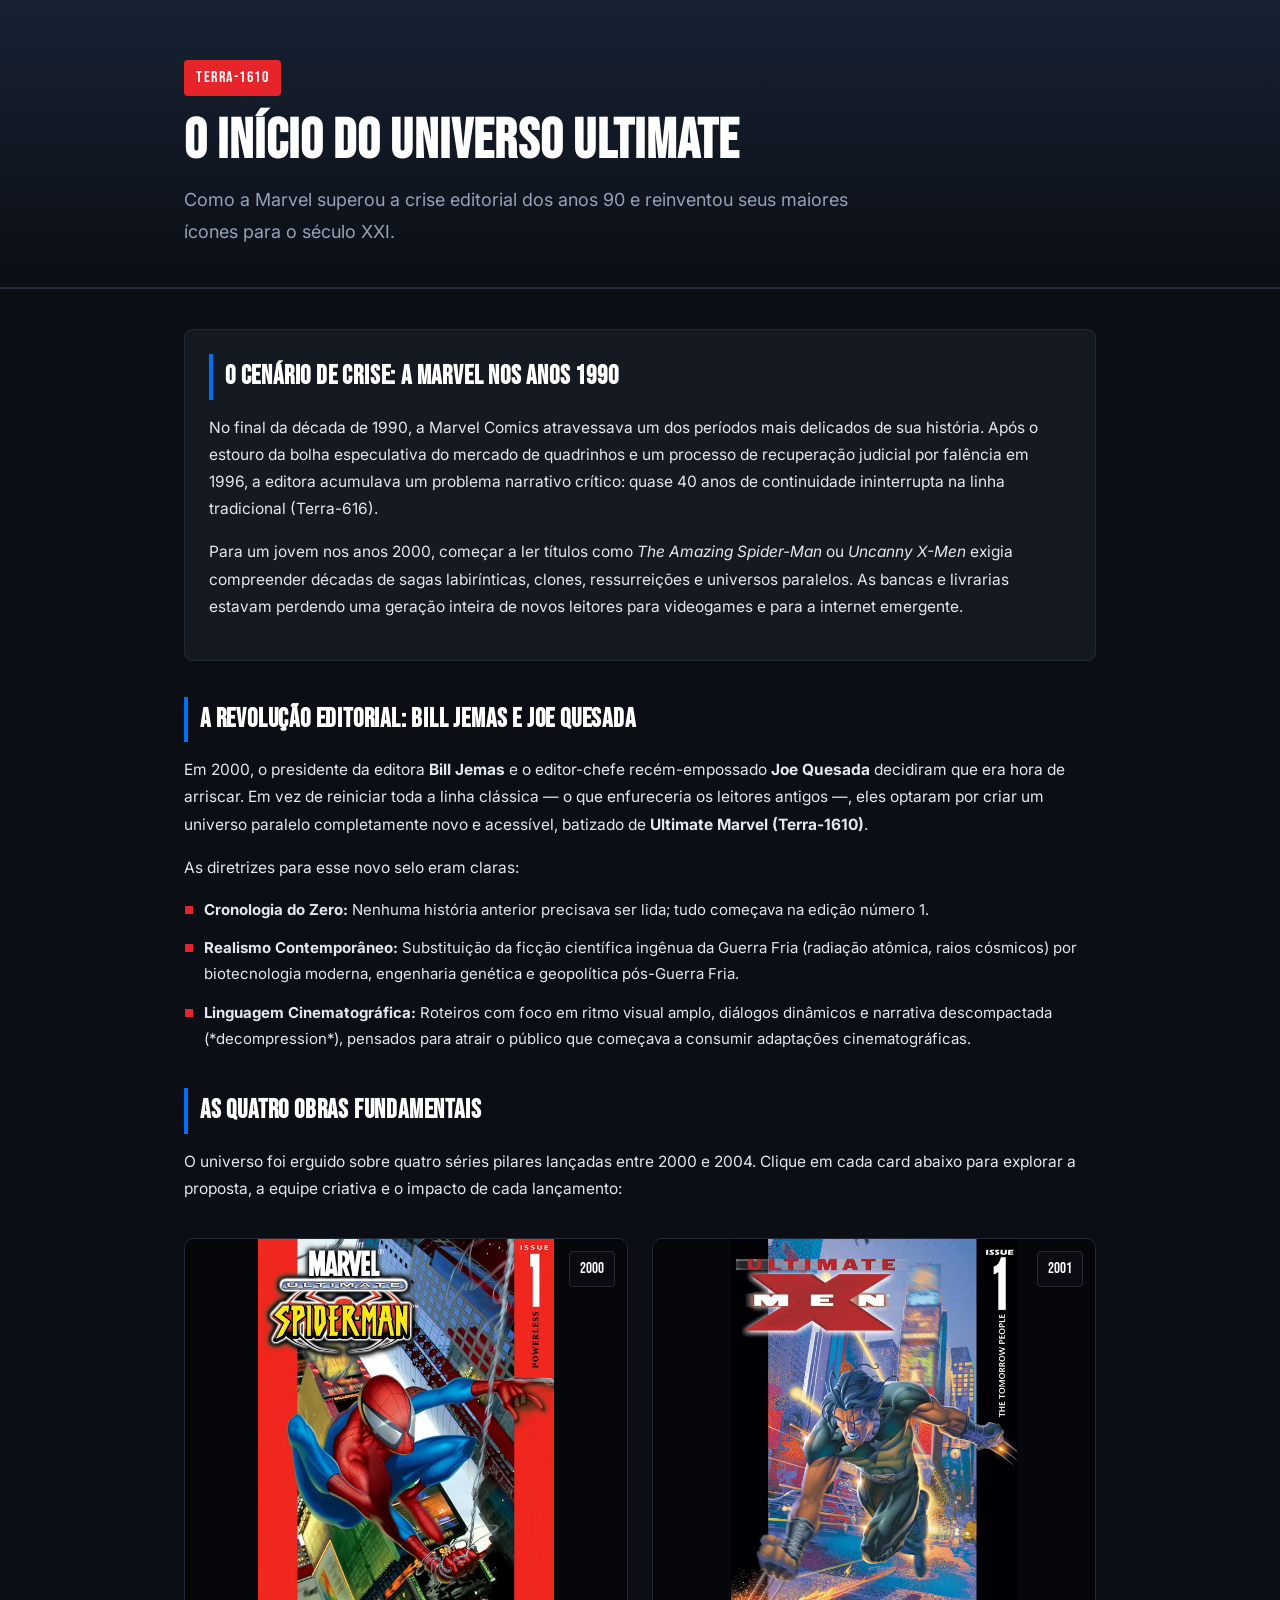
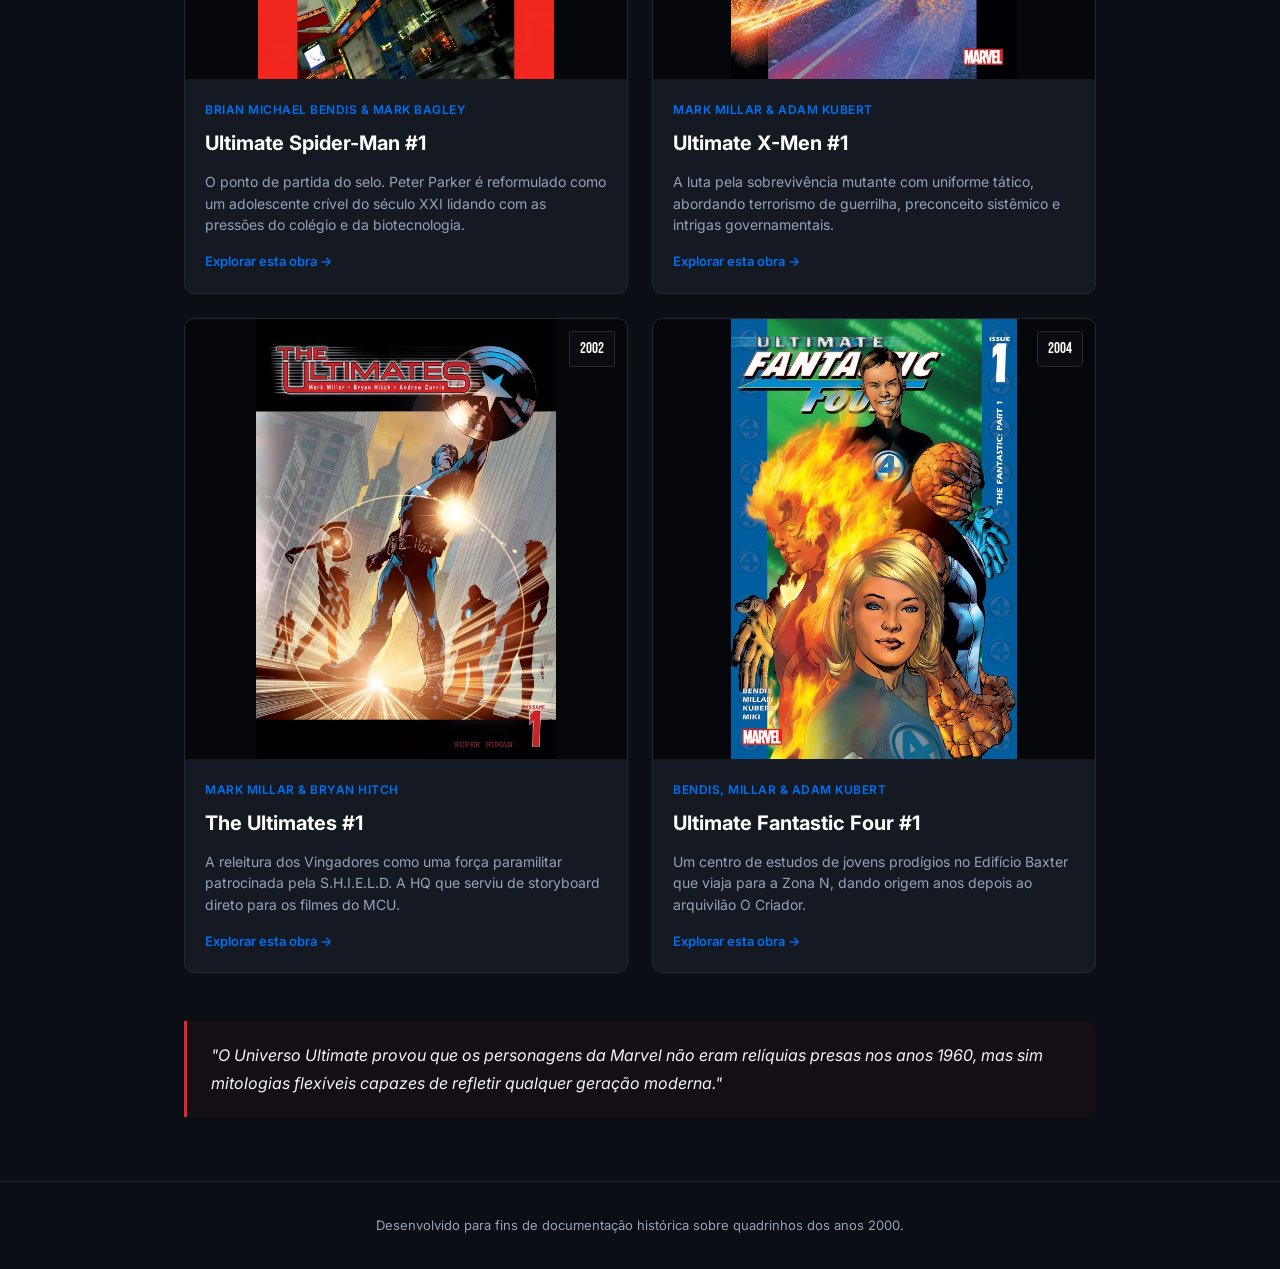
<file: src/index.html>
<!DOCTYPE html>
<html lang="pt-BR">
<head>
  <meta charset="UTF-8">
  <meta name="viewport" content="width=device-width, initial-scale=1.0">
  <title>O Início do Universo Ultimate Marvel (2000) - Terra-1610</title>
  <link rel="preconnect" href="https://fonts.googleapis.com">
  <link rel="preconnect" href="https://fonts.gstatic.com" crossorigin>
  <link href="https://fonts.googleapis.com/css2?family=Bebas+Neue&family=Inter:wght@400;600;700&display=swap" rel="stylesheet">
  <link rel="stylesheet" href="style.css">
</head>
<body>

  <header class="hero">
    <div class="container hero-content">
      <span class="tag">Terra-1610</span>
      <h1 class="title">O Início do Universo Ultimate</h1>
      <p class="subtitle">Como a Marvel superou a crise editorial dos anos 90 e reinventou seus maiores ícones para o século XXI.</p>
    </div>
  </header>

  <main class="container">
    <article class="article-content">
      
      <section class="section-block intro-callout">
        <h2>O Cenário de Crise: A Marvel nos Anos 1990 </h2>
        <p>No final da década de 1990, a Marvel Comics atravessava um dos períodos mais delicados de sua história. Após o estouro da bolha especulativa do mercado de quadrinhos e um processo de recuperação judicial por falência em 1996, a editora acumulava um problema narrativo crítico: quase 40 anos de continuidade ininterrupta na linha tradicional (Terra-616).</p>
        <p>Para um jovem nos anos 2000, começar a ler títulos como <em>The Amazing Spider-Man</em> ou <em>Uncanny X-Men</em> exigia compreender décadas de sagas labirínticas, clones, ressurreições e universos paralelos. As bancas e livrarias estavam perdendo uma geração inteira de novos leitores para videogames e para a internet emergente.</p>
      </section>

      <section class="section-block">
        <h2>A Revolução Editorial: Bill Jemas e Joe Quesada</h2>
        <p>Em 2000, o presidente da editora <strong>Bill Jemas</strong> e o editor-chefe recém-empossado <strong>Joe Quesada</strong> decidiram que era hora de arriscar. Em vez de reiniciar toda a linha clássica — o que enfureceria os leitores antigos —, eles optaram por criar um universo paralelo completamente novo e acessível, batizado de <strong>Ultimate Marvel (Terra-1610)</strong>.</p>
        <p>As diretrizes para esse novo selo eram claras:</p>
        <ul class="styled-list">
          <li><strong>Cronologia do Zero:</strong> Nenhuma história anterior precisava ser lida; tudo começava na edição número 1.</li>
          <li><strong>Realismo Contemporâneo:</strong> Substituição da ficção científica ingênua da Guerra Fria (radiação atômica, raios cósmicos) por biotecnologia moderna, engenharia genética e geopolítica pós-Guerra Fria.</li>
          <li><strong>Linguagem Cinematográfica:</strong> Roteiros com foco em ritmo visual amplo, diálogos dinâmicos e narrativa descompactada (*decompression*), pensados para atrair o público que começava a consumir adaptações cinematográficas.</li>
        </ul>
      </section>

      <section class="section-block">
        <h2>As Quatro Obras Fundamentais</h2>
        <p>O universo foi erguido sobre quatro séries pilares lançadas entre 2000 e 2004. Clique em cada card abaixo para explorar a proposta, a equipe criativa e o impacto de cada lançamento:</p>
      </section>

      <!-- Grid com as 4 Capas -->
      <section class="comics-grid">
        
        <a href="spider-man.html" class="comic-card">
          <div class="comic-cover-wrapper">
            <img src="capas/aranha_ultimate_1.webp" alt="Capa de Ultimate Spider-Man #1" class="comic-cover">
            <span class="comic-year">2000</span>
          </div>
          <div class="comic-info">
            <span class="comic-badge">Brian Michael Bendis & Mark Bagley</span>
            <h3>Ultimate Spider-Man #1</h3>
            <p>O ponto de partida do selo. Peter Parker é reformulado como um adolescente crível do século XXI lidando com as pressões do colégio e da biotecnologia.</p>
            <span class="read-more">Explorar esta obra &rarr;</span>
          </div>
        </a>

        <a href="x-men.html" class="comic-card">
          <div class="comic-cover-wrapper">
            <img src="capas/xmen_ultimate_1.webp" alt="Capa de Ultimate X-Men #1" class="comic-cover">
            <span class="comic-year">2001</span>
          </div>
          <div class="comic-info">
            <span class="comic-badge">Mark Millar & Adam Kubert</span>
            <h3>Ultimate X-Men #1</h3>
            <p>A luta pela sobrevivência mutante com uniforme tático, abordando terrorismo de guerrilha, preconceito sistêmico e intrigas governamentais.</p>
            <span class="read-more">Explorar esta obra &rarr;</span>
          </div>
        </a>

        <a href="the-ultimates.html" class="comic-card">
          <div class="comic-cover-wrapper">
            <img src="capas/ultimates_1.webp" alt="Capa de The Ultimates #1" class="comic-cover">
            <span class="comic-year">2002</span>
          </div>
          <div class="comic-info">
            <span class="comic-badge">Mark Millar & Bryan Hitch</span>
            <h3>The Ultimates #1</h3>
            <p>A releitura dos Vingadores como uma força paramilitar patrocinada pela S.H.I.E.L.D. A HQ que serviu de storyboard direto para os filmes do MCU.</p>
            <span class="read-more">Explorar esta obra &rarr;</span>
          </div>
        </a>

        <a href="fantastic-four.html" class="comic-card">
          <div class="comic-cover-wrapper">
            <img src="capas/quarteto_ultimate_1.webp" alt="Capa de Ultimate Fantastic Four #1" class="comic-cover">
            <span class="comic-year">2004</span>
          </div>
          <div class="comic-info">
            <span class="comic-badge">Bendis, Millar & Adam Kubert</span>
            <h3>Ultimate Fantastic Four #1</h3>
            <p>Um centro de estudos de jovens prodígios no Edifício Baxter que viaja para a Zona N, dando origem anos depois ao arquivilão O Criador.</p>
            <span class="read-more">Explorar esta obra &rarr;</span>
          </div>
        </a>

      </section>

      <section class="section-block quote-block">
        <blockquote>
          "O Universo Ultimate provou que os personagens da Marvel não eram relíquias presas nos anos 1960, mas sim mitologias flexíveis capazes de refletir qualquer geração moderna."
        </blockquote>
      </section>

    </article>
  </main>

  <footer class="footer">
    <div class="container">
      <p>Desenvolvido para fins de documentação histórica sobre quadrinhos dos anos 2000.</p>
    </div>
  </footer>

</body>
</html>
</file>
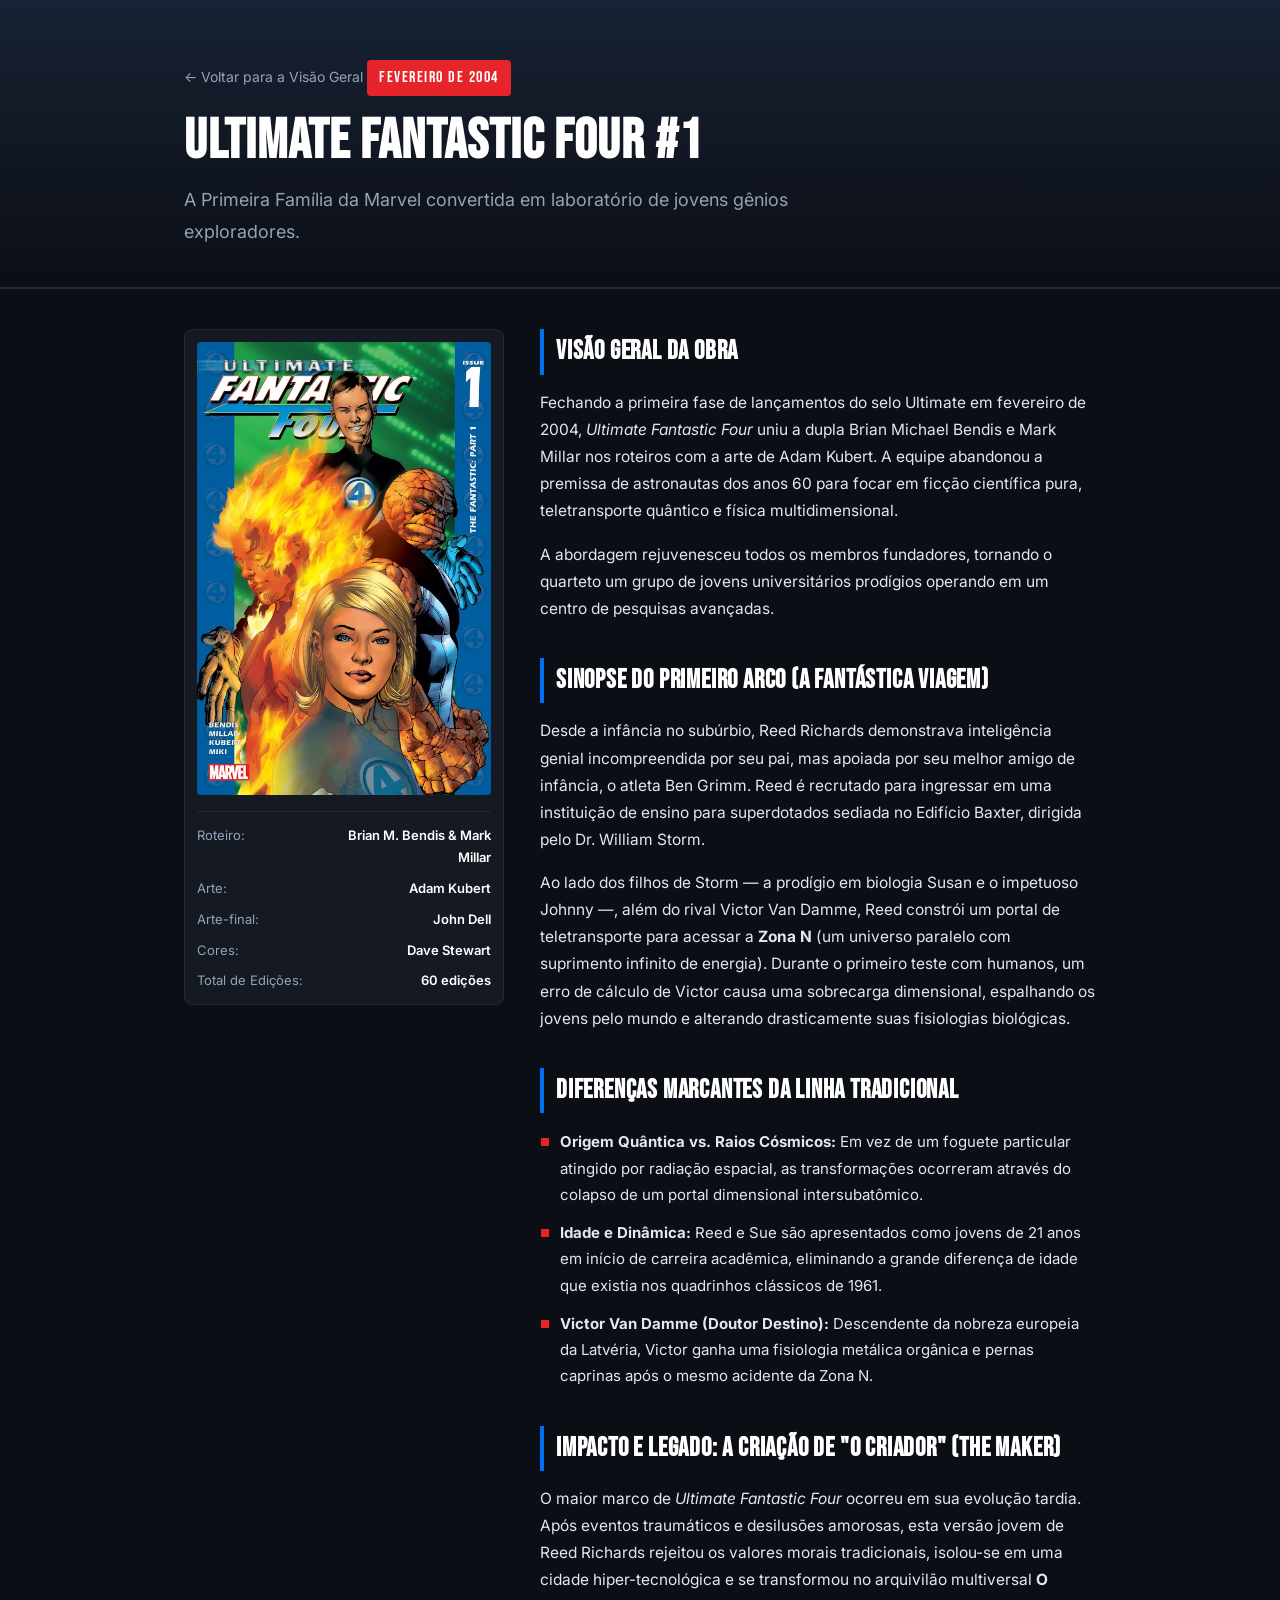
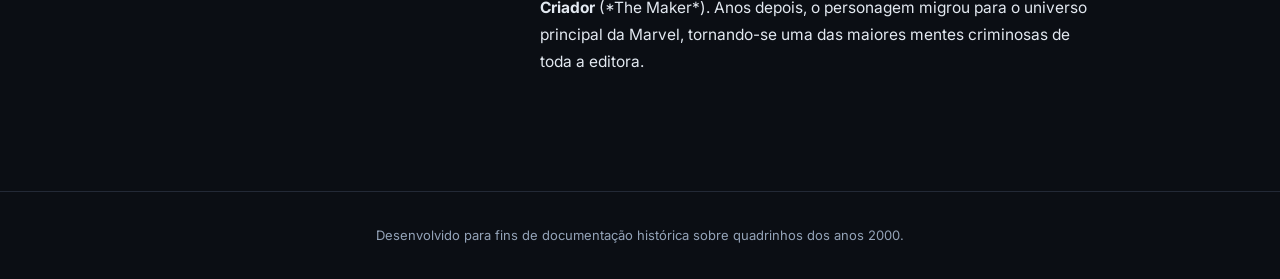
<file: src/fantastic-four.html>
<!DOCTYPE html>
<html lang="pt-BR">
<head>
  <meta charset="UTF-8">
  <meta name="viewport" content="width=device-width, initial-scale=1.0">
  <title>Ultimate Fantastic Four #1 (2004) - Sobre a Obra</title>
  <link rel="preconnect" href="https://fonts.googleapis.com">
  <link rel="preconnect" href="https://fonts.gstatic.com" crossorigin>
  <link href="https://fonts.googleapis.com/css2?family=Bebas+Neue&family=Inter:wght@400;600;700&display=swap" rel="stylesheet">
  <link rel="stylesheet" href="style.css">
</head>
<body>

  <header class="hero">
    <div class="container hero-content">
      <a href="index.html" class="back-link">&larr; Voltar para a Visão Geral</a>
      <span class="tag">Fevereiro de 2004</span>
      <h1 class="title">Ultimate Fantastic Four #1</h1>
      <p class="subtitle">A Primeira Família da Marvel convertida em laboratório de jovens gênios exploradores.</p>
    </div>
  </header>

  <main class="container">
    <article class="article-content">
      
      <div class="detail-layout">
        <div class="detail-cover-box">
          <img src="capas/quarteto_ultimate_1.webp" alt="Capa de Ultimate Fantastic Four #1">
          <div class="meta-box">
            <div class="meta-row"><span class="meta-label">Roteiro:</span><span class="meta-value">Brian M. Bendis & Mark Millar</span></div>
            <div class="meta-row"><span class="meta-label">Arte:</span><span class="meta-value">Adam Kubert</span></div>
            <div class="meta-row"><span class="meta-label">Arte-final:</span><span class="meta-value">John Dell</span></div>
            <div class="meta-row"><span class="meta-label">Cores:</span><span class="meta-value">Dave Stewart</span></div>
            <div class="meta-row"><span class="meta-label">Total de Edições:</span><span class="meta-value">60 edições</span></div>
          </div>
        </div>

        <div class="detail-text">
          <section class="section-block">
            <h2>Visão Geral da Obra</h2>
            <p>Fechando a primeira fase de lançamentos do selo Ultimate em fevereiro de 2004, <em>Ultimate Fantastic Four</em> uniu a dupla Brian Michael Bendis e Mark Millar nos roteiros com a arte de Adam Kubert. A equipe abandonou a premissa de astronautas dos anos 60 para focar em ficção científica pura, teletransporte quântico e física multidimensional.</p>
            <p>A abordagem rejuvenesceu todos os membros fundadores, tornando o quarteto um grupo de jovens universitários prodígios operando em um centro de pesquisas avançadas.</p>
          </section>

          <section class="section-block">
            <h2>Sinopse do Primeiro Arco (A Fantástica Viagem)</h2>
            <p>Desde a infância no subúrbio, Reed Richards demonstrava inteligência genial incompreendida por seu pai, mas apoiada por seu melhor amigo de infância, o atleta Ben Grimm. Reed é recrutado para ingressar em uma instituição de ensino para superdotados sediada no Edifício Baxter, dirigida pelo Dr. William Storm.</p>
            <p>Ao lado dos filhos de Storm — a prodígio em biologia Susan e o impetuoso Johnny —, além do rival Victor Van Damme, Reed constrói um portal de teletransporte para acessar a <strong>Zona N</strong> (um universo paralelo com suprimento infinito de energia). Durante o primeiro teste com humanos, um erro de cálculo de Victor causa uma sobrecarga dimensional, espalhando os jovens pelo mundo e alterando drasticamente suas fisiologias biológicas.</p>
          </section>

          <section class="section-block">
            <h2>Diferenças Marcantes da Linha Tradicional</h2>
            <ul class="styled-list">
              <li><strong>Origem Quântica vs. Raios Cósmicos:</strong> Em vez de um foguete particular atingido por radiação espacial, as transformações ocorreram através do colapso de um portal dimensional intersubatômico.</li>
              <li><strong>Idade e Dinâmica:</strong> Reed e Sue são apresentados como jovens de 21 anos em início de carreira acadêmica, eliminando a grande diferença de idade que existia nos quadrinhos clássicos de 1961.</li>
              <li><strong>Victor Van Damme (Doutor Destino):</strong> Descendente da nobreza europeia da Latvéria, Victor ganha uma fisiologia metálica orgânica e pernas caprinas após o mesmo acidente da Zona N.</li>
            </ul>
          </section>

          <section class="section-block">
            <h2>Impacto e Legado: A Criação de "O Criador" (The Maker)</h2>
            <p>O maior marco de <em>Ultimate Fantastic Four</em> ocorreu em sua evolução tardia. Após eventos traumáticos e desilusões amorosas, esta versão jovem de Reed Richards rejeitou os valores morais tradicionais, isolou-se em uma cidade hiper-tecnológica e se transformou no arquivilão multiversal <strong>O Criador</strong> (*The Maker*). Anos depois, o personagem migrou para o universo principal da Marvel, tornando-se uma das maiores mentes criminosas de toda a editora.</p>
          </section>
        </div>
      </div>

    </article>
  </main>

  <footer class="footer">
    <div class="container">
      <p>Desenvolvido para fins de documentação histórica sobre quadrinhos dos anos 2000.</p>
    </div>
  </footer>

</body>
</html>
</file>
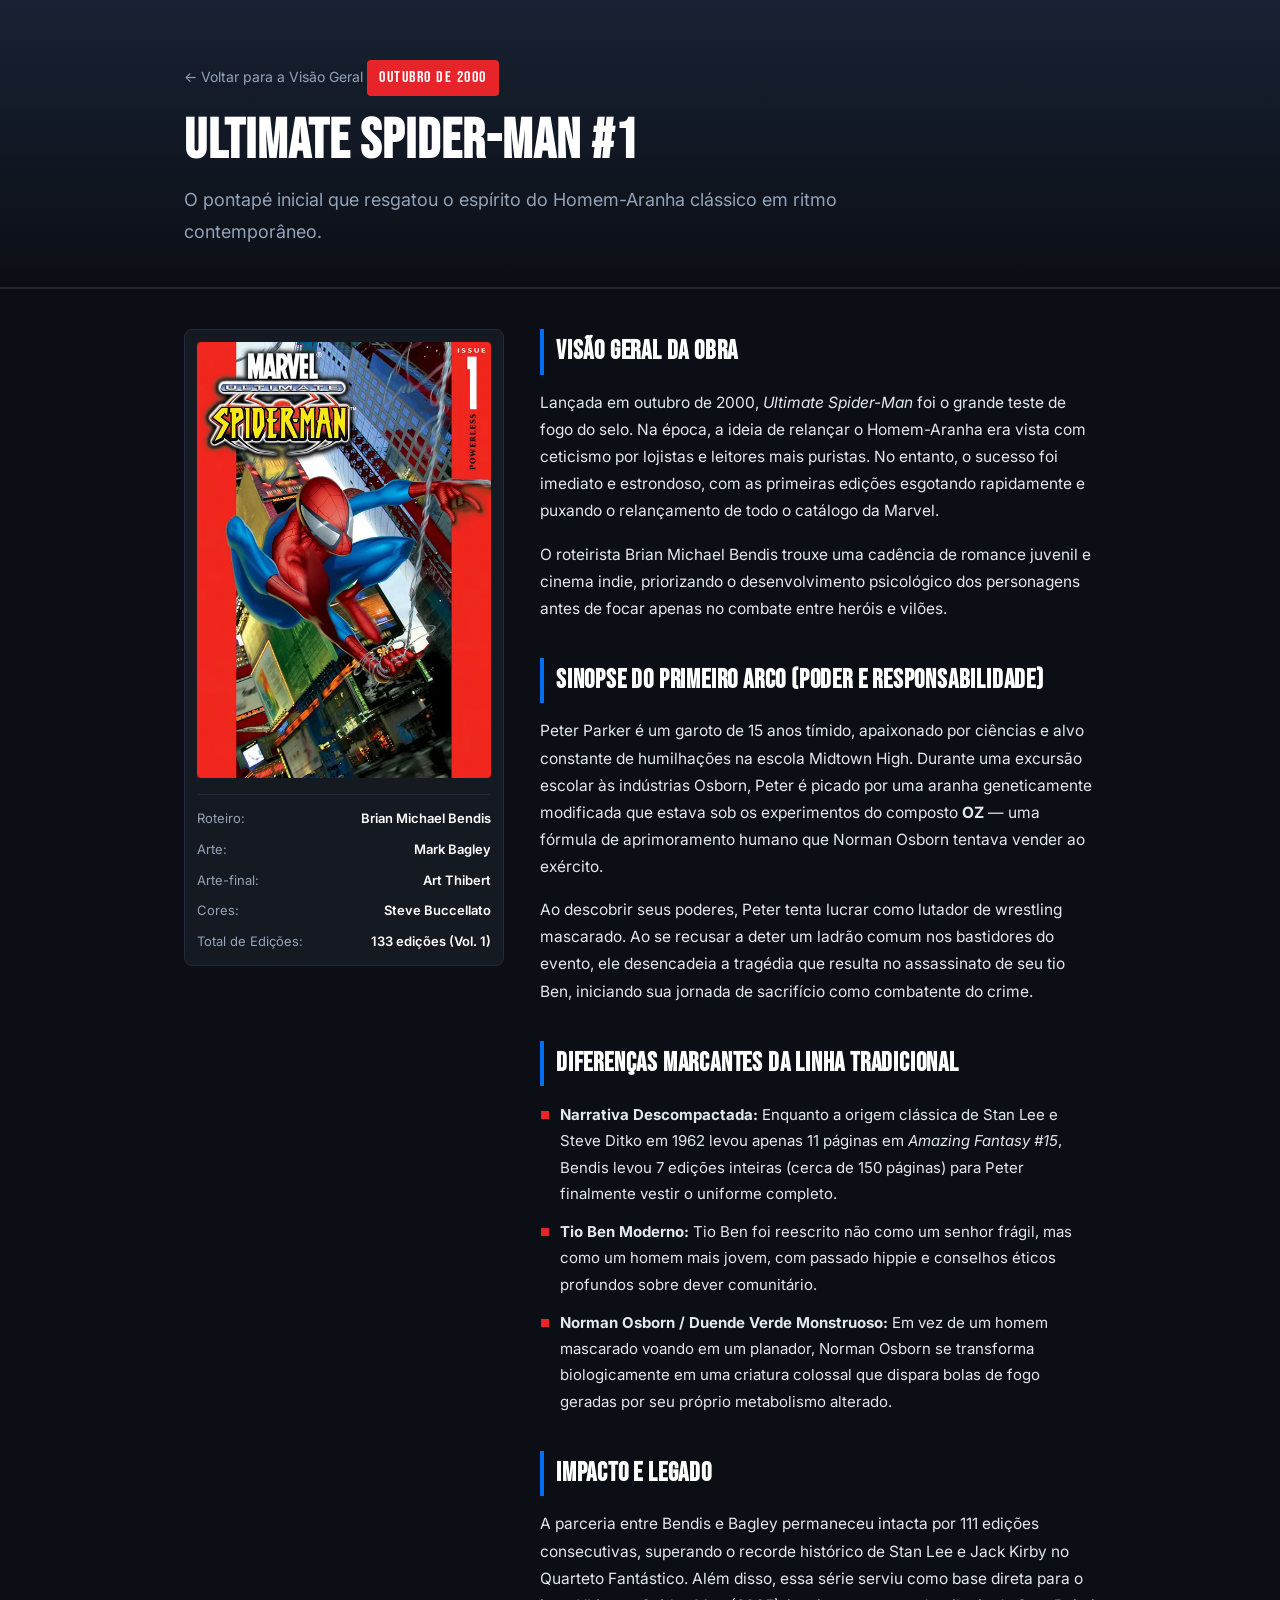
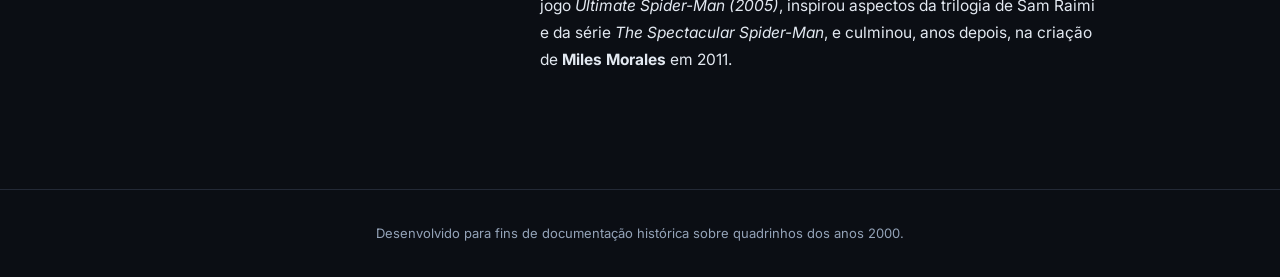
<file: src/spider-man.html>
<!DOCTYPE html>
<html lang="pt-BR">
<head>
  <meta charset="UTF-8">
  <meta name="viewport" content="width=device-width, initial-scale=1.0">
  <title>Ultimate Spider-Man #1 (2000) - Sobre a Obra</title>
  <link rel="preconnect" href="https://fonts.googleapis.com">
  <link rel="preconnect" href="https://fonts.gstatic.com" crossorigin>
  <link href="https://fonts.googleapis.com/css2?family=Bebas+Neue&family=Inter:wght@400;600;700&display=swap" rel="stylesheet">
  <link rel="stylesheet" href="style.css">
</head>
<body>

  <header class="hero">
    <div class="container hero-content">
      <a href="index.html" class="back-link">&larr; Voltar para a Visão Geral</a>
      <span class="tag">Outubro de 2000</span>
      <h1 class="title">Ultimate Spider-Man #1</h1>
      <p class="subtitle">O pontapé inicial que resgatou o espírito do Homem-Aranha clássico em ritmo contemporâneo.</p>
    </div>
  </header>

  <main class="container">
    <article class="article-content">
      
      <div class="detail-layout">
        <div class="detail-cover-box">
          <img src="capas/aranha_ultimate_1.webp" alt="Capa de Ultimate Spider-Man #1">
          <div class="meta-box">
            <div class="meta-row"><span class="meta-label">Roteiro:</span><span class="meta-value">Brian Michael Bendis</span></div>
            <div class="meta-row"><span class="meta-label">Arte:</span><span class="meta-value">Mark Bagley</span></div>
            <div class="meta-row"><span class="meta-label">Arte-final:</span><span class="meta-value">Art Thibert</span></div>
            <div class="meta-row"><span class="meta-label">Cores:</span><span class="meta-value">Steve Buccellato</span></div>
            <div class="meta-row"><span class="meta-label">Total de Edições:</span><span class="meta-value">133 edições (Vol. 1)</span></div>
          </div>
        </div>

        <div class="detail-text">
          <section class="section-block">
            <h2>Visão Geral da Obra</h2>
            <p>Lançada em outubro de 2000, <em>Ultimate Spider-Man</em> foi o grande teste de fogo do selo. Na época, a ideia de relançar o Homem-Aranha era vista com ceticismo por lojistas e leitores mais puristas. No entanto, o sucesso foi imediato e estrondoso, com as primeiras edições esgotando rapidamente e puxando o relançamento de todo o catálogo da Marvel.</p>
            <p>O roteirista Brian Michael Bendis trouxe uma cadência de romance juvenil e cinema indie, priorizando o desenvolvimento psicológico dos personagens antes de focar apenas no combate entre heróis e vilões.</p>
          </section>

          <section class="section-block">
            <h2>Sinopse do Primeiro Arco (Poder e Responsabilidade)</h2>
            <p>Peter Parker é um garoto de 15 anos tímido, apaixonado por ciências e alvo constante de humilhações na escola Midtown High. Durante uma excursão escolar às indústrias Osborn, Peter é picado por uma aranha geneticamente modificada que estava sob os experimentos do composto <strong>OZ</strong> — uma fórmula de aprimoramento humano que Norman Osborn tentava vender ao exército.</p>
            <p>Ao descobrir seus poderes, Peter tenta lucrar como lutador de wrestling mascarado. Ao se recusar a deter um ladrão comum nos bastidores do evento, ele desencadeia a tragédia que resulta no assassinato de seu tio Ben, iniciando sua jornada de sacrifício como combatente do crime.</p>
          </section>

          <section class="section-block">
            <h2>Diferenças Marcantes da Linha Tradicional</h2>
            <ul class="styled-list">
              <li><strong>Narrativa Descompactada:</strong> Enquanto a origem clássica de Stan Lee e Steve Ditko em 1962 levou apenas 11 páginas em <em>Amazing Fantasy #15</em>, Bendis levou 7 edições inteiras (cerca de 150 páginas) para Peter finalmente vestir o uniforme completo.</li>
              <li><strong>Tio Ben Moderno:</strong> Tio Ben foi reescrito não como um senhor frágil, mas como um homem mais jovem, com passado hippie e conselhos éticos profundos sobre dever comunitário.</li>
              <li><strong>Norman Osborn / Duende Verde Monstruoso:</strong> Em vez de um homem mascarado voando em um planador, Norman Osborn se transforma biologicamente em uma criatura colossal que dispara bolas de fogo geradas por seu próprio metabolismo alterado.</li>
            </ul>
          </section>

          <section class="section-block">
            <h2>Impacto e Legado</h2>
            <p>A parceria entre Bendis e Bagley permaneceu intacta por 111 edições consecutivas, superando o recorde histórico de Stan Lee e Jack Kirby no Quarteto Fantástico. Além disso, essa série serviu como base direta para o jogo <em>Ultimate Spider-Man (2005)</em>, inspirou aspectos da trilogia de Sam Raimi e da série <em>The Spectacular Spider-Man</em>, e culminou, anos depois, na criação de <strong>Miles Morales</strong> em 2011.</p>
          </section>
        </div>
      </div>

    </article>
  </main>

  <footer class="footer">
    <div class="container">
      <p>Desenvolvido para fins de documentação histórica sobre quadrinhos dos anos 2000.</p>
    </div>
  </footer>

</body>
</html>
</file>
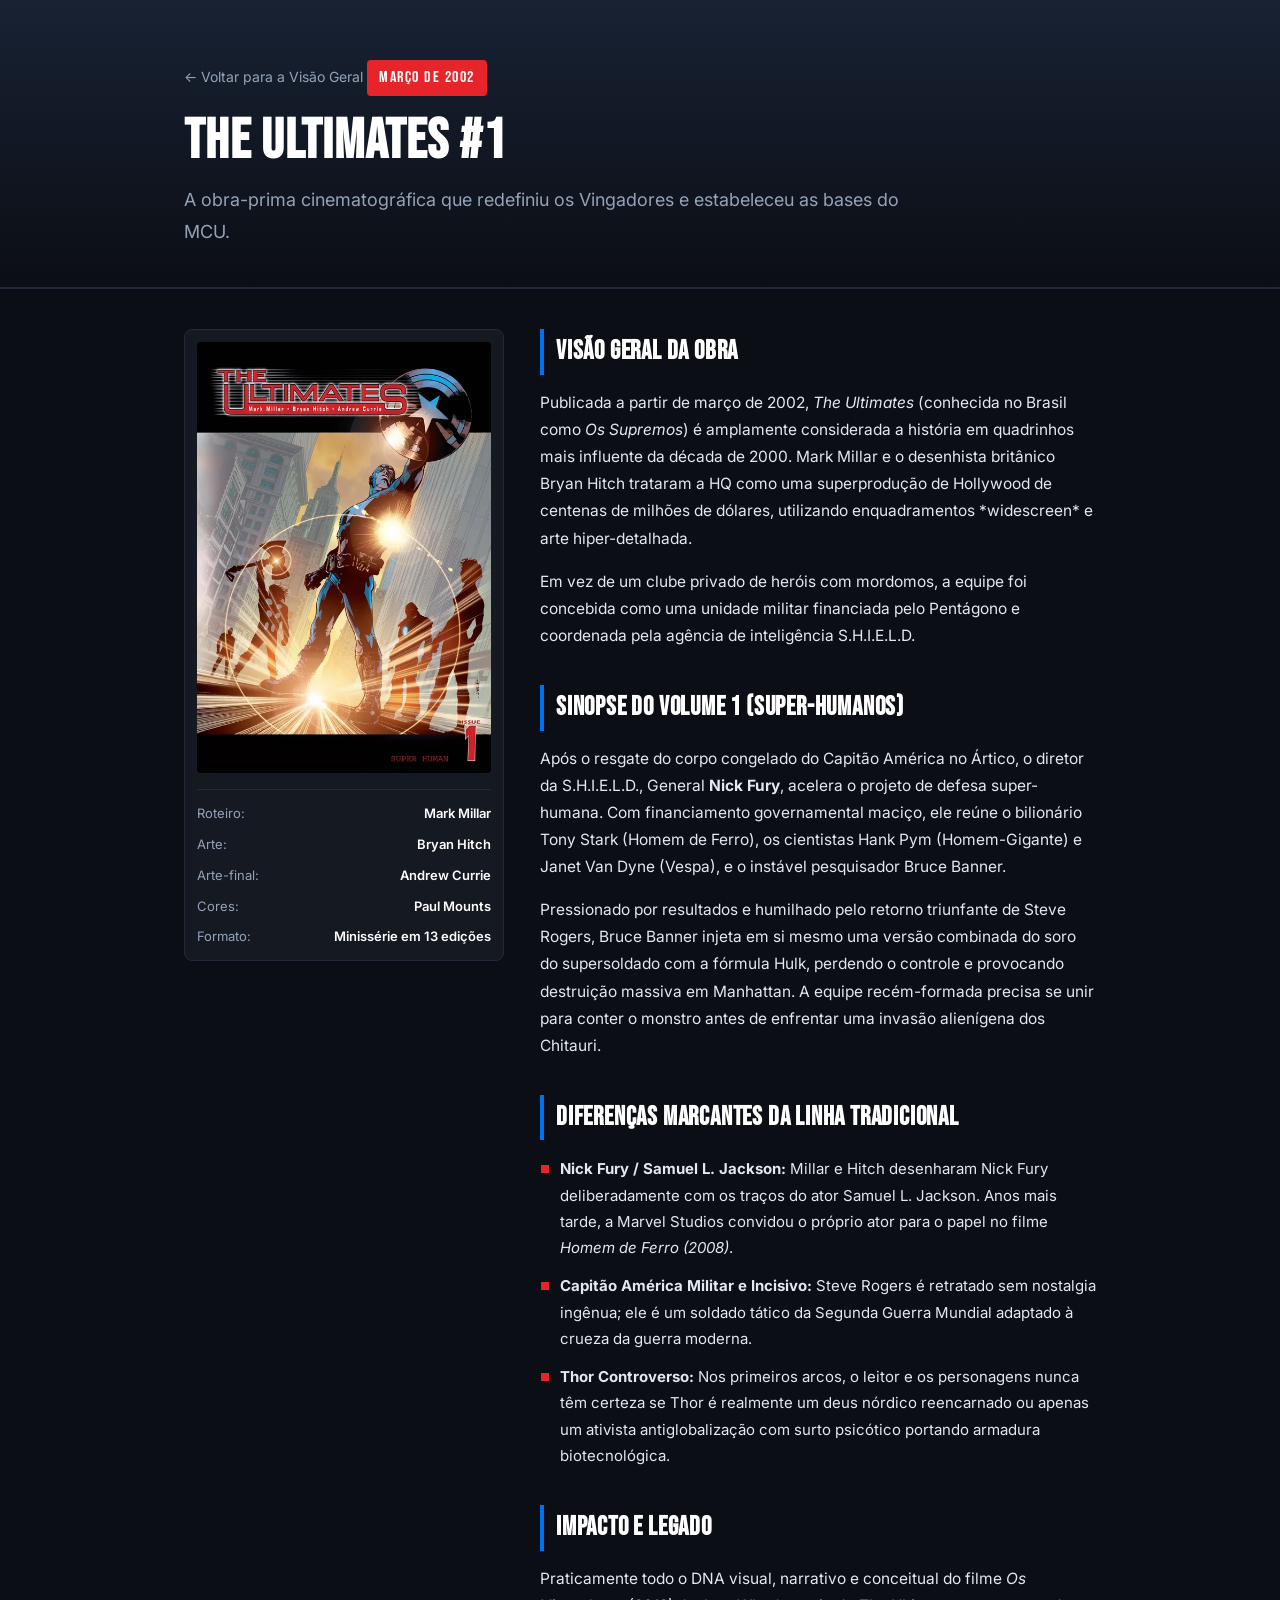
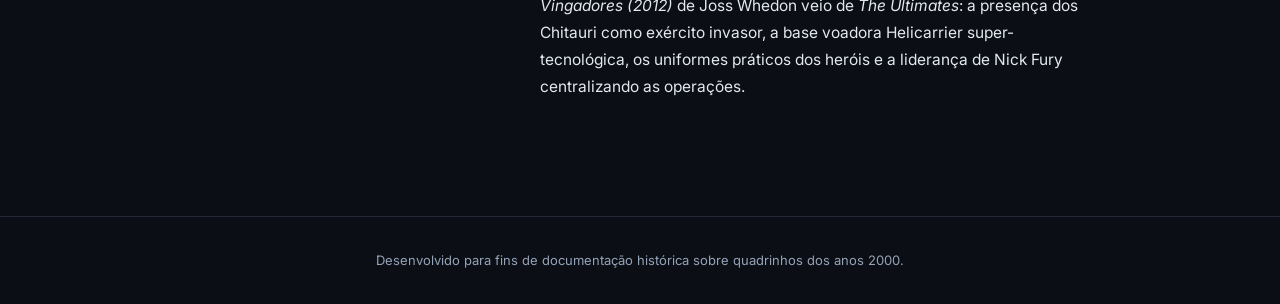
<file: src/the-ultimates.html>
<!DOCTYPE html>
<html lang="pt-BR">
<head>
  <meta charset="UTF-8">
  <meta name="viewport" content="width=device-width, initial-scale=1.0">
  <title>The Ultimates #1 (2002) - Sobre a Obra</title>
  <link rel="preconnect" href="https://fonts.googleapis.com">
  <link rel="preconnect" href="https://fonts.gstatic.com" crossorigin>
  <link href="https://fonts.googleapis.com/css2?family=Bebas+Neue&family=Inter:wght@400;600;700&display=swap" rel="stylesheet">
  <link rel="stylesheet" href="style.css">
</head>
<body>

  <header class="hero">
    <div class="container hero-content">
      <a href="index.html" class="back-link">&larr; Voltar para a Visão Geral</a>
      <span class="tag">Março de 2002</span>
      <h1 class="title">The Ultimates #1</h1>
      <p class="subtitle">A obra-prima cinematográfica que redefiniu os Vingadores e estabeleceu as bases do MCU.</p>
    </div>
  </header>

  <main class="container">
    <article class="article-content">
      
      <div class="detail-layout">
        <div class="detail-cover-box">
          <img src="capas/ultimates_1.webp" alt="Capa de The Ultimates #1">
          <div class="meta-box">
            <div class="meta-row"><span class="meta-label">Roteiro:</span><span class="meta-value">Mark Millar</span></div>
            <div class="meta-row"><span class="meta-label">Arte:</span><span class="meta-value">Bryan Hitch</span></div>
            <div class="meta-row"><span class="meta-label">Arte-final:</span><span class="meta-value">Andrew Currie</span></div>
            <div class="meta-row"><span class="meta-label">Cores:</span><span class="meta-value">Paul Mounts</span></div>
            <div class="meta-row"><span class="meta-label">Formato:</span><span class="meta-value">Minissérie em 13 edições</span></div>
          </div>
        </div>

        <div class="detail-text">
          <section class="section-block">
            <h2>Visão Geral da Obra</h2>
            <p>Publicada a partir de março de 2002, <em>The Ultimates</em> (conhecida no Brasil como <em>Os Supremos</em>) é amplamente considerada a história em quadrinhos mais influente da década de 2000. Mark Millar e o desenhista britânico Bryan Hitch trataram a HQ como uma superprodução de Hollywood de centenas de milhões de dólares, utilizando enquadramentos *widescreen* e arte hiper-detalhada.</p>
            <p>Em vez de um clube privado de heróis com mordomos, a equipe foi concebida como uma unidade militar financiada pelo Pentágono e coordenada pela agência de inteligência S.H.I.E.L.D.</p>
          </section>

          <section class="section-block">
            <h2>Sinopse do Volume 1 (Super-Humanos)</h2>
            <p>Após o resgate do corpo congelado do Capitão América no Ártico, o diretor da S.H.I.E.L.D., General <strong>Nick Fury</strong>, acelera o projeto de defesa super-humana. Com financiamento governamental maciço, ele reúne o bilionário Tony Stark (Homem de Ferro), os cientistas Hank Pym (Homem-Gigante) e Janet Van Dyne (Vespa), e o instável pesquisador Bruce Banner.</p>
            <p>Pressionado por resultados e humilhado pelo retorno triunfante de Steve Rogers, Bruce Banner injeta em si mesmo uma versão combinada do soro do supersoldado com a fórmula Hulk, perdendo o controle e provocando destruição massiva em Manhattan. A equipe recém-formada precisa se unir para conter o monstro antes de enfrentar uma invasão alienígena dos Chitauri.</p>
          </section>

          <section class="section-block">
            <h2>Diferenças Marcantes da Linha Tradicional</h2>
            <ul class="styled-list">
              <li><strong>Nick Fury / Samuel L. Jackson:</strong> Millar e Hitch desenharam Nick Fury deliberadamente com os traços do ator Samuel L. Jackson. Anos mais tarde, a Marvel Studios convidou o próprio ator para o papel no filme <em>Homem de Ferro (2008)</em>.</li>
              <li><strong>Capitão América Militar e Incisivo:</strong> Steve Rogers é retratado sem nostalgia ingênua; ele é um soldado tático da Segunda Guerra Mundial adaptado à crueza da guerra moderna.</li>
              <li><strong>Thor Controverso:</strong> Nos primeiros arcos, o leitor e os personagens nunca têm certeza se Thor é realmente um deus nórdico reencarnado ou apenas um ativista antiglobalização com surto psicótico portando armadura biotecnológica.</li>
            </ul>
          </section>

          <section class="section-block">
            <h2>Impacto e Legado</h2>
            <p>Praticamente todo o DNA visual, narrativo e conceitual do filme <em>Os Vingadores (2012)</em> de Joss Whedon veio de <em>The Ultimates</em>: a presença dos Chitauri como exército invasor, a base voadora Helicarrier super-tecnológica, os uniformes práticos dos heróis e a liderança de Nick Fury centralizando as operações.</p>
          </section>
        </div>
      </div>

    </article>
  </main>

  <footer class="footer">
    <div class="container">
      <p>Desenvolvido para fins de documentação histórica sobre quadrinhos dos anos 2000.</p>
    </div>
  </footer>

</body>
</html>
</file>
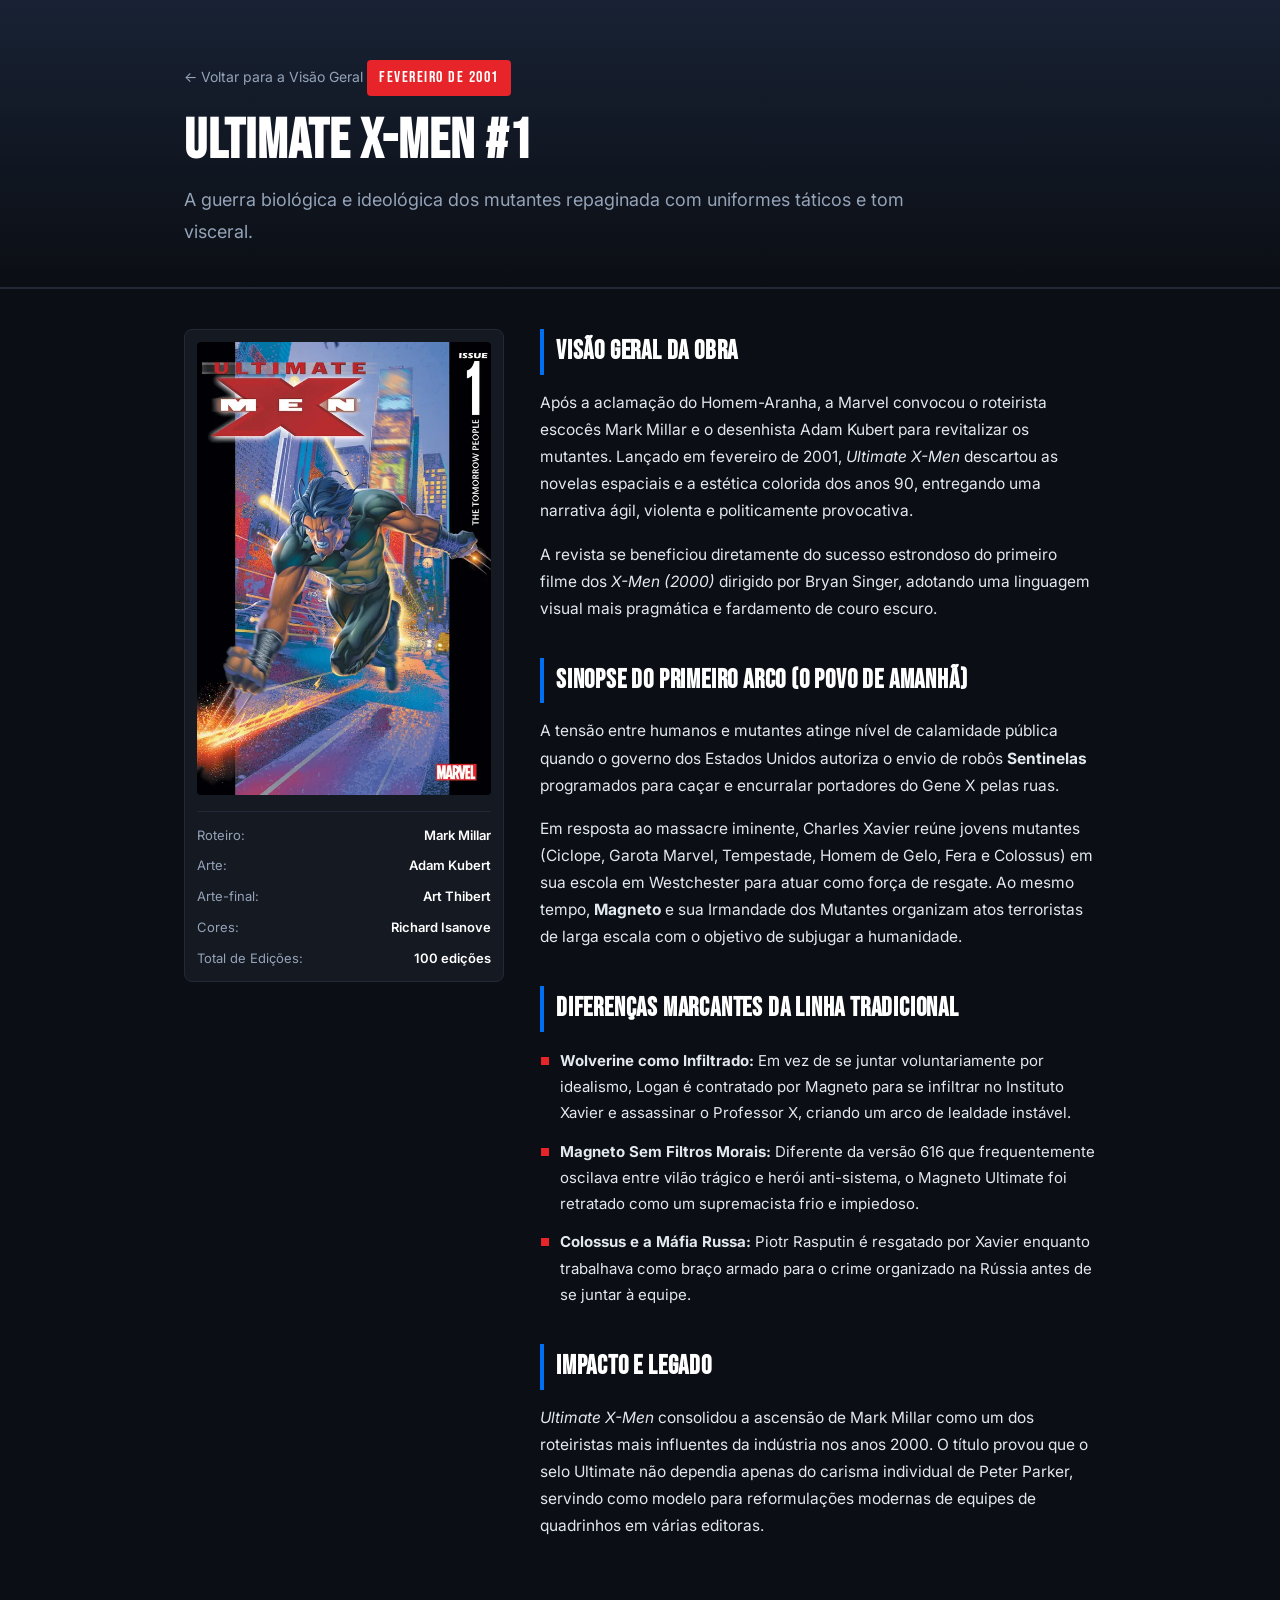
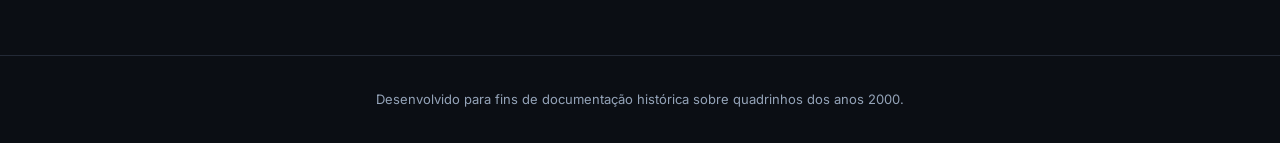
<file: src/x-men.html>
<!DOCTYPE html>
<html lang="pt-BR">
<head>
  <meta charset="UTF-8">
  <meta name="viewport" content="width=device-width, initial-scale=1.0">
  <title>Ultimate X-Men #1 (2001) - Sobre a Obra</title>
  <link rel="preconnect" href="https://fonts.googleapis.com">
  <link rel="preconnect" href="https://fonts.gstatic.com" crossorigin>
  <link href="https://fonts.googleapis.com/css2?family=Bebas+Neue&family=Inter:wght@400;600;700&display=swap" rel="stylesheet">
  <link rel="stylesheet" href="style.css">
</head>
<body>

  <header class="hero">
    <div class="container hero-content">
      <a href="index.html" class="back-link">&larr; Voltar para a Visão Geral</a>
      <span class="tag">Fevereiro de 2001</span>
      <h1 class="title">Ultimate X-Men #1</h1>
      <p class="subtitle">A guerra biológica e ideológica dos mutantes repaginada com uniformes táticos e tom visceral.</p>
    </div>
  </header>

  <main class="container">
    <article class="article-content">
      
      <div class="detail-layout">
        <div class="detail-cover-box">
          <img src="capas/xmen_ultimate_1.webp" alt="Capa de Ultimate X-Men #1">
          <div class="meta-box">
            <div class="meta-row"><span class="meta-label">Roteiro:</span><span class="meta-value">Mark Millar</span></div>
            <div class="meta-row"><span class="meta-label">Arte:</span><span class="meta-value">Adam Kubert</span></div>
            <div class="meta-row"><span class="meta-label">Arte-final:</span><span class="meta-value">Art Thibert</span></div>
            <div class="meta-row"><span class="meta-label">Cores:</span><span class="meta-value">Richard Isanove</span></div>
            <div class="meta-row"><span class="meta-label">Total de Edições:</span><span class="meta-value">100 edições</span></div>
          </div>
        </div>

        <div class="detail-text">
          <section class="section-block">
            <h2>Visão Geral da Obra</h2>
            <p>Após a aclamação do Homem-Aranha, a Marvel convocou o roteirista escocês Mark Millar e o desenhista Adam Kubert para revitalizar os mutantes. Lançado em fevereiro de 2001, <em>Ultimate X-Men</em> descartou as novelas espaciais e a estética colorida dos anos 90, entregando uma narrativa ágil, violenta e politicamente provocativa.</p>
            <p>A revista se beneficiou diretamente do sucesso estrondoso do primeiro filme dos <em>X-Men (2000)</em> dirigido por Bryan Singer, adotando uma linguagem visual mais pragmática e fardamento de couro escuro.</p>
          </section>

          <section class="section-block">
            <h2>Sinopse do Primeiro Arco (O Povo de Amanhã)</h2>
            <p>A tensão entre humanos e mutantes atinge nível de calamidade pública quando o governo dos Estados Unidos autoriza o envio de robôs <strong>Sentinelas</strong> programados para caçar e encurralar portadores do Gene X pelas ruas.</p>
            <p>Em resposta ao massacre iminente, Charles Xavier reúne jovens mutantes (Ciclope, Garota Marvel, Tempestade, Homem de Gelo, Fera e Colossus) em sua escola em Westchester para atuar como força de resgate. Ao mesmo tempo, <strong>Magneto</strong> e sua Irmandade dos Mutantes organizam atos terroristas de larga escala com o objetivo de subjugar a humanidade.</p>
          </section>

          <section class="section-block">
            <h2>Diferenças Marcantes da Linha Tradicional</h2>
            <ul class="styled-list">
              <li><strong>Wolverine como Infiltrado:</strong> Em vez de se juntar voluntariamente por idealismo, Logan é contratado por Magneto para se infiltrar no Instituto Xavier e assassinar o Professor X, criando um arco de lealdade instável.</li>
              <li><strong>Magneto Sem Filtros Morais:</strong> Diferente da versão 616 que frequentemente oscilava entre vilão trágico e herói anti-sistema, o Magneto Ultimate foi retratado como um supremacista frio e impiedoso.</li>
              <li><strong>Colossus e a Máfia Russa:</strong> Piotr Rasputin é resgatado por Xavier enquanto trabalhava como braço armado para o crime organizado na Rússia antes de se juntar à equipe.</li>
            </ul>
          </section>

          <section class="section-block">
            <h2>Impacto e Legado</h2>
            <p><em>Ultimate X-Men</em> consolidou a ascensão de Mark Millar como um dos roteiristas mais influentes da indústria nos anos 2000. O título provou que o selo Ultimate não dependia apenas do carisma individual de Peter Parker, servindo como modelo para reformulações modernas de equipes de quadrinhos em várias editoras.</p>
          </section>
        </div>
      </div>

    </article>
  </main>

  <footer class="footer">
    <div class="container">
      <p>Desenvolvido para fins de documentação histórica sobre quadrinhos dos anos 2000.</p>
    </div>
  </footer>

</body>
</html>
</file>
<file: src/style.css>
:root {
  --bg-dark: #0b0e14;
  --bg-card: #151922;
  --text-main: #e2e8f0;
  --text-muted: #94a3b8;
  --marvel-red: #e62429;
  --ultimate-blue: #0070f3;
  --border-color: #232936;
}

* {
  margin: 0;
  padding: 0;
  box-sizing: border-box;
}

body {
  background-color: var(--bg-dark);
  color: var(--text-main);
  font-family: 'Inter', sans-serif;
  line-height: 1.75;
  -webkit-font-smoothing: antialiased;
}

.container {
  max-width: 960px;
  margin: 0 auto;
  padding: 0 24px;
}

/* Header & Hero */
.hero {
  background: linear-gradient(180deg, #182234 0%, var(--bg-dark) 100%);
  border-bottom: 2px solid var(--border-color);
  padding: 60px 0 40px;
}

.back-link {
  display: inline-flex;
  align-items: center;
  color: var(--text-muted);
  text-decoration: none;
  font-size: 14px;
  margin-bottom: 16px;
  transition: color 0.2s;
}

.back-link:hover {
  color: #ffffff;
}

.tag {
  display: inline-block;
  background-color: var(--marvel-red);
  color: #ffffff;
  font-family: 'Bebas Neue', cursive;
  letter-spacing: 1.5px;
  font-size: 16px;
  padding: 4px 12px;
  border-radius: 4px;
  text-transform: uppercase;
  margin-bottom: 16px;
}

.title {
  font-family: 'Bebas Neue', cursive;
  font-size: clamp(36px, 5.5vw, 56px);
  line-height: 1.08;
  color: #ffffff;
  letter-spacing: 1px;
  margin-bottom: 12px;
}

.subtitle {
  font-size: 18px;
  color: var(--text-muted);
  max-width: 720px;
}

/* Content */
.article-content {
  padding: 40px 0;
}

.section-block {
  margin-bottom: 36px;
}

.section-block h2 {
  font-family: 'Bebas Neue', cursive;
  font-size: 26px;
  color: #ffffff;
  letter-spacing: 0.8px;
  margin-bottom: 14px;
  border-left: 4px solid var(--ultimate-blue);
  padding-left: 12px;
}

.section-block h3 {
  font-size: 18px;
  color: #ffffff;
  margin: 20px 0 10px;
}

.section-block p {
  color: var(--text-main);
  font-size: 15.5px;
  margin-bottom: 16px;
}

.intro-callout {
  background: var(--bg-card);
  border: 1px solid var(--border-color);
  border-radius: 8px;
  padding: 24px;
}

/* Cards Grid */
.comics-grid {
  display: grid;
  grid-template-columns: repeat(auto-fit, minmax(380px, 1fr));
  gap: 24px;
  margin: 32px 0 48px;
}

@media (max-width: 480px) {
  .comics-grid {
    grid-template-columns: 1fr;
  }
}

.comic-card {
  background-color: var(--bg-card);
  border: 1px solid var(--border-color);
  border-radius: 10px;
  overflow: hidden;
  display: flex;
  flex-direction: column;
  text-decoration: none;
  color: inherit;
  transition: transform 0.25s ease, border-color 0.25s ease, box-shadow 0.25s ease;
}

.comic-card:hover {
  transform: translateY(-5px);
  border-color: var(--ultimate-blue);
  box-shadow: 0 12px 24px rgba(0, 112, 243, 0.15);
}

.comic-cover-wrapper {
  position: relative;
  width: 100%;
  height: 440px;
  background-color: #05070a;
  display: flex;
  align-items: center;
  justify-content: center;
  overflow: hidden;
}

.comic-cover {
  width: 100%;
  height: 100%;
  object-fit: contain;
  transition: transform 0.3s ease;
}

.comic-card:hover .comic-cover {
  transform: scale(1.03);
}

.comic-year {
  position: absolute;
  top: 12px;
  right: 12px;
  background: rgba(11, 14, 20, 0.85);
  border: 1px solid var(--border-color);
  color: #fff;
  font-family: 'Bebas Neue', cursive;
  font-size: 15px;
  padding: 4px 10px;
  border-radius: 4px;
  z-index: 2;
}

.comic-info {
  padding: 20px;
  display: flex;
  flex-direction: column;
  flex-grow: 1;
}

.comic-badge {
  font-size: 12px;
  font-weight: 600;
  color: var(--ultimate-blue);
  text-transform: uppercase;
  letter-spacing: 0.5px;
  margin-bottom: 6px;
}

.comic-info h3 {
  font-size: 20px;
  color: #ffffff;
  margin-bottom: 10px;
}

.comic-info p {
  font-size: 14px;
  color: var(--text-muted);
  line-height: 1.55;
  margin-bottom: 14px;
}

.read-more {
  margin-top: auto;
  font-size: 13px;
  font-weight: 600;
  color: var(--ultimate-blue);
}

/* Layout Páginas Individuais */
.detail-layout {
  display: grid;
  grid-template-columns: 320px 1fr;
  gap: 36px;
  margin-bottom: 40px;
}

@media (max-width: 768px) {
  .detail-layout {
    grid-template-columns: 1fr;
  }
}

.detail-cover-box {
  background-color: var(--bg-card);
  border: 1px solid var(--border-color);
  border-radius: 8px;
  padding: 12px;
  height: fit-content;
}

.detail-cover-box img {
  width: 100%;
  border-radius: 4px;
  display: block;
}

.meta-box {
  margin-top: 16px;
  font-size: 13px;
  border-top: 1px solid var(--border-color);
  padding-top: 12px;
  display: flex;
  flex-direction: column;
  gap: 8px;
}

.meta-row {
  display: flex;
  justify-content: space-between;
}

.meta-label {
  color: var(--text-muted);
}

.meta-value {
  color: #ffffff;
  font-weight: 600;
  text-align: right;
  max-width: 60%;
}

.styled-list {
  list-style: none;
  display: flex;
  flex-direction: column;
  gap: 12px;
  margin: 16px 0 24px;
}

.styled-list li {
  position: relative;
  padding-left: 20px;
  color: var(--text-main);
  font-size: 15px;
}

.styled-list li::before {
  content: "■";
  position: absolute;
  left: 0;
  color: var(--marvel-red);
  font-size: 11px;
  top: 4px;
}

/* Quote */
.quote-block {
  border-left: 3px solid var(--marvel-red);
  background: rgba(230, 36, 41, 0.05);
  padding: 20px 24px;
  border-radius: 0 8px 8px 0;
  margin: 24px 0;
}

.quote-block blockquote {
  font-style: italic;
  font-size: 16px;
  color: #f1f5f9;
}

/* Footer */
.footer {
  border-top: 1px solid var(--border-color);
  padding: 32px 0;
  text-align: center;
  font-size: 13px;
  color: var(--text-muted);
}
</file>
